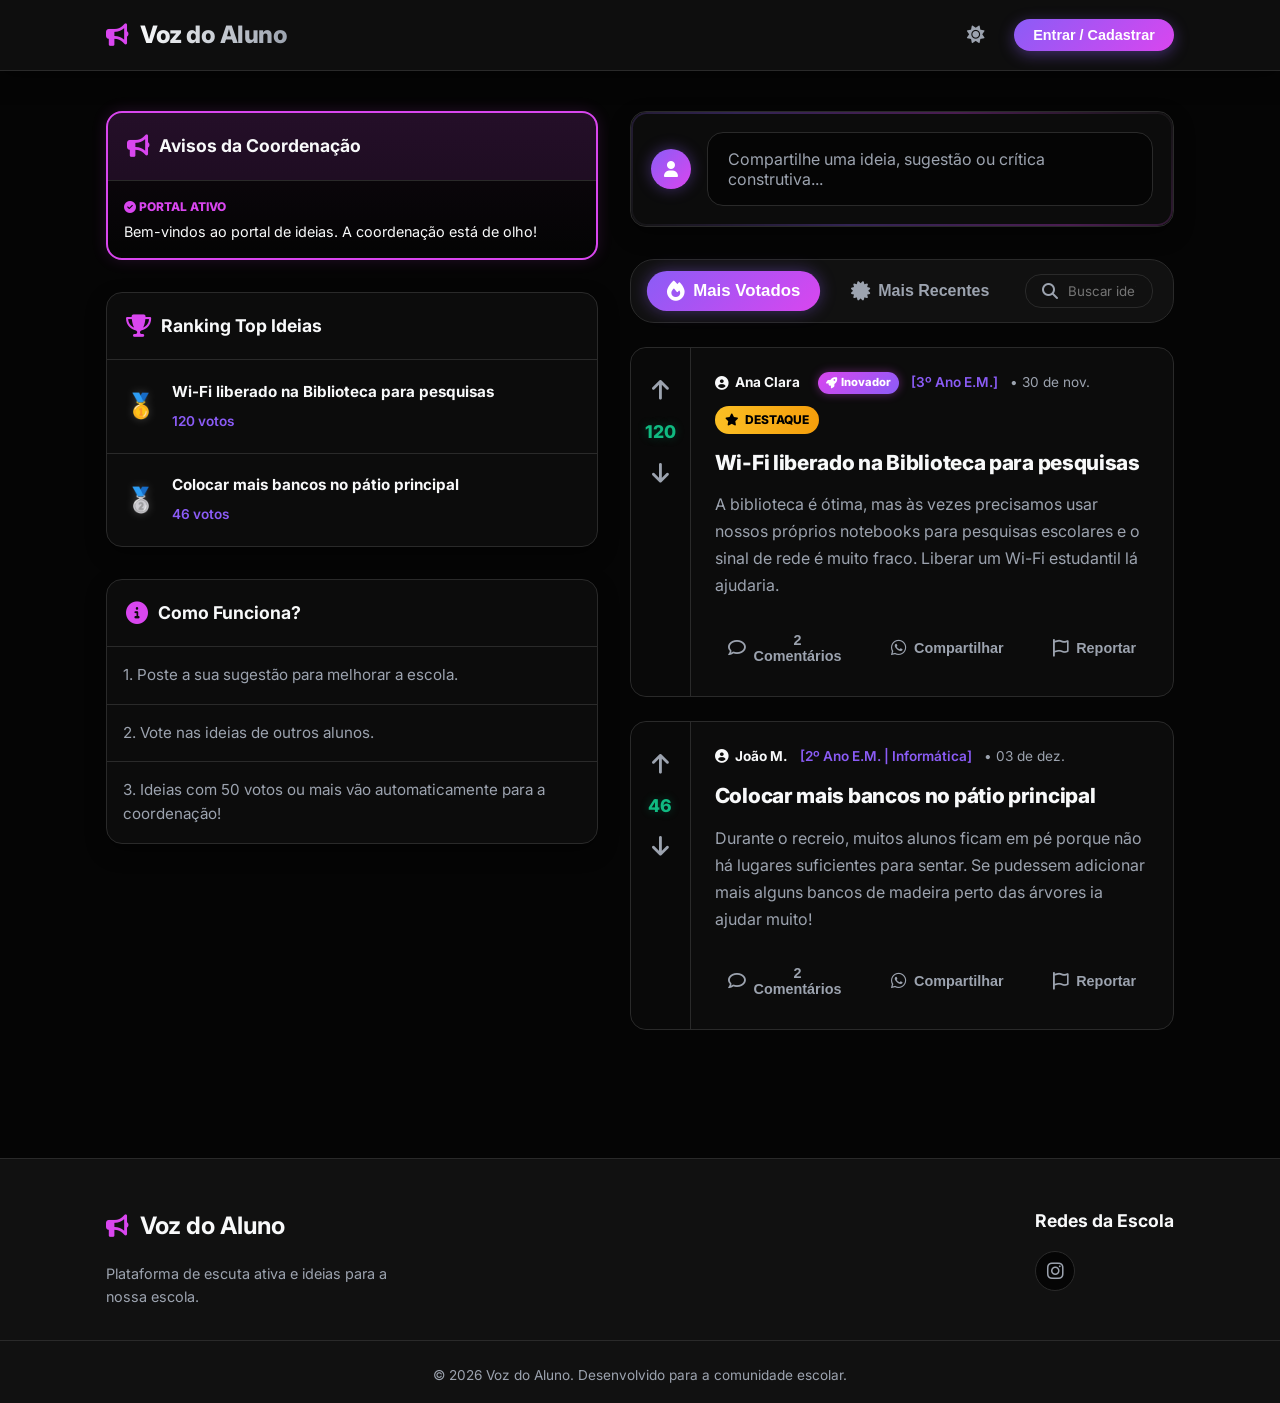
<file: index.html>
<!DOCTYPE html>
<html lang="pt-BR">
<head>
    <meta charset="UTF-8">
    <meta name="viewport" content="width=device-width, initial-scale=1.0">
    <title>Voz do Aluno - Compartilhe suas Ideias</title>
    <!-- Google Fonts -->
    <link rel="preconnect" href="https://fonts.googleapis.com">
    <link rel="preconnect" href="https://fonts.gstatic.com" crossorigin>
    <link href="https://fonts.googleapis.com/css2?family=Inter:wght@300;400;500;600;800&display=swap" rel="stylesheet">
    <!-- Font Awesome for Icons -->
    <link rel="stylesheet" href="https://cdnjs.cloudflare.com/ajax/libs/font-awesome/6.4.0/css/all.min.css">
    <!-- Main CSS -->
    <link rel="stylesheet" href="styles.css">
</head>
<body>
    <header class="navbar">
        <div class="container navbar-content">
            <div class="logo">
                <i class="fa-solid fa-bullhorn highlight-icon"></i>
                <h1>Voz do Aluno</h1>
            </div>
            
            <div style="display: flex; align-items: center; gap: 1rem;">
                <!-- Theme Toggle -->
                <button id="theme-toggle" class="action-btn" title="Alternar Tema" aria-label="Alternar tema claro e escuro" style="font-size: 1.25rem;">
                    <!-- Injected by JS: Moon if Light theme, Sun if Dark Theme -->
                </button>

                <div class="dropdown" id="notification-bell-container" style="display: none;">
                    <button class="action-btn" id="notification-btn" aria-label="Ver notificações" onclick="toggleNotificationDropdown(event)" style="font-size: 1.25rem; position: relative;">
                        <i class="fa-solid fa-bell"></i>
                        <span id="notification-badge" class="notification-badge" style="display: none;">0</span>
                    </button>
                    <div class="dropdown-content notification-dropdown" id="notification-dropdown">
                        <div class="notification-header">
                            <h4>Notificações</h4>
                            <button class="mark-read-btn" onclick="markAllNotificationsRead()"><i class="fa-solid fa-check-double"></i></button>
                        </div>
                        <ul id="notification-list" class="notification-list">
                            <!-- Populated via JS -->
                        </ul>
                    </div>
                </div>

                <div class="user-profile" id="user-profile-container">
                    <!-- Injected via JS -->
                </div>
            </div>
        </div>
    </header>

    <main class="container layout">
        <!-- Sidebar / Ranking -->
        <aside class="sidebar">
            <div class="card announcements-card">
                <h2 class="card-title announcements-title"><i class="fa-solid fa-bullhorn highlight-icon"></i> Avisos da Coordenação</h2>
                <ul id="announcements-list" class="announcements-list">
                    <!-- Populated via JS -->
                </ul>
            </div>

            <div class="card ranking-card">
                <h2 class="card-title"><i class="fa-solid fa-trophy highlight-icon"></i> Ranking Top Ideias</h2>
                <ul id="ranking-list" class="ranking-list">
                    <!-- Populated via JS -->
                </ul>
            </div>
            
            <div class="card info-card">
                <h2 class="card-title"><i class="fa-solid fa-circle-info highlight-icon"></i> Como Funciona?</h2>
                <p>1. Poste a sua sugestão para melhorar a escola.</p>
                <p>2. Vote nas ideias de outros alunos.</p>
                <p>3. Ideias com 50 votos ou mais vão automaticamente para a coordenação!</p>
            </div>
        </aside>

        <!-- Main Feed -->
        <section class="feed">
            <div class="create-post-card card">
                <div class="create-post-header">
                    <div class="avatar-small"><i class="fa-solid fa-user"></i></div>
                    <button class="mock-input" id="open-modal-btn">Compartilhe uma ideia, sugestão ou crítica construtiva...</button>
                </div>
            </div>

            <div class="feed-filters" style="display: flex; gap: 1rem; align-items: center; flex-wrap: wrap; justify-content: space-between;">
                <div style="display: flex; gap: 1rem; flex-wrap: wrap;">
                    <button class="filter-btn active" data-sort="hot"><i class="fa-solid fa-fire"></i> Mais Votados</button>
                    <button class="filter-btn" data-sort="new"><i class="fa-solid fa-certificate"></i> Mais Recentes</button>
                </div>
                <div class="search-bar" style="flex: 1; max-width: 300px; display: flex; align-items: center; background: var(--card-bg); border: 1px solid var(--border); border-radius: var(--radius-md); padding: 0.5rem 1rem;">
                    <i class="fa-solid fa-magnifying-glass" style="color: var(--text-muted); margin-right: 10px;"></i>
                    <input type="text" id="post-search" placeholder="Buscar ideias..." style="background: transparent; border: none; outline: none; color: var(--text-main); width: 100%; font-family: 'Inter', sans-serif;">
                </div>
            </div>

            <div id="posts-container" class="posts-container">
                <!-- Posts populated via JS -->
            </div>
            
            <div id="load-more-container" style="text-align: center; margin-bottom: 2rem; display: none;">
                <button id="load-more-btn" class="btn btn-outline" style="margin: 0 auto; padding: 0.8rem 2rem;">Carregar mais ideias <i class="fa-solid fa-chevron-down"></i></button>
            </div>
        </section>
    </main>

    <!-- Site Footer -->
    <footer class="site-footer">
        <div class="container footer-content">
            <div class="footer-brand">
                <div class="logo">
                    <i class="fa-solid fa-bullhorn highlight-icon"></i>
                    <h2>Voz do Aluno</h2>
                </div>
                <p>Plataforma de escuta ativa e ideias para a nossa escola.</p>
            </div>
            
            <div class="footer-links">
                <h3>Redes da Escola</h3>
                <div class="social-icons">
                    <a href="https://www.instagram.com/carlos_de_moraes_andrade?igsh=M3lmZXlzZTBlYml2" target="_blank" class="social-link" title="Instagram da Escola"><i class="fa-brands fa-instagram"></i></a>
                    <!-- Deixado para uso futuro caso a escola crie perfis oficiais -->
                    <!-- <a href="#" target="_blank" class="social-link" title="Facebook da Escola"><i class="fa-brands fa-facebook-f"></i></a> -->
                    <!-- <a href="#" target="_blank" class="social-link" title="YouTube da Escola"><i class="fa-brands fa-youtube"></i></a> -->
                </div>
            </div>
        </div>
        <div class="footer-bottom">
            <p>&copy; 2026 Voz do Aluno. Desenvolvido para a comunidade escolar.</p>
        </div>
    </footer>

    <!-- Post Creation Modal -->
    <div id="post-modal" class="modal-overlay">
        <div class="modal">
            <div class="modal-header">
                <h2 id="post-modal-title">Criar nova postagem</h2>
                <button class="close-btn" id="close-modal-btn" aria-label="Fechar modal"><i class="fa-solid fa-xmark"></i></button>
            </div>
            <div class="modal-body">
                <form id="create-post-form">
                    <div class="form-group">
                        <label for="post-title">Título da sugestão</label>
                        <input type="text" id="post-title" placeholder="Ex: Melhoria na internet da biblioteca..." required minlength="5" maxlength="100">
                    </div>
                    <div class="form-group">
                        <label for="post-desc">Descrição detalhada</label>
                        <textarea id="post-desc" rows="5" placeholder="Explique mais sobre sua ideia ou sugestão..." required minlength="10" maxlength="1000"></textarea>
                    </div>

                    <div class="form-group" style="display: flex; align-items: center; gap: 10px; margin-top: 0.5rem; margin-bottom: 1.5rem; padding: 10px; background: rgba(0,0,0,0.1); border-radius: var(--radius-sm);">
                        <input type="checkbox" id="post-anonymous" style="width: 18px; height: 18px; cursor: pointer; accent-color: var(--highlight);">
                        <label for="post-anonymous" style="margin: 0; font-weight: normal; cursor: pointer; font-size: 0.9rem;">Postar de forma anônima (oculta seu nome para outros alunos)</label>
                    </div>

                    <div class="form-actions">
                        <button type="button" class="btn btn-outline" id="cancel-post-btn">Cancelar</button>
                        <button type="submit" class="btn btn-primary">Publicar Ideia</button>
                    </div>
                </form>
            </div>
        </div>
    </div>

    <!-- Auth Modal (Simulated Login/Register) -->
    <div id="auth-modal" class="modal-overlay">
        <div class="modal auth-modal-box">
            <div class="modal-header auth-tabs" style="position: relative;">
                <button class="tab-btn active" data-tab="login">Entrar</button>
                <button class="tab-btn" data-tab="register">Cadastrar</button>
                <button class="close-btn" id="close-auth-btn" aria-label="Fechar" style="position: absolute; right: 1rem; top: 1rem; z-index: 10;"><i class="fa-solid fa-xmark"></i></button>
            </div>
            <div class="modal-body auth-body">
                
                <!-- Login Form -->
                <form id="login-form" class="auth-form active">
                    <div class="form-group">
                        <label for="login-email">E-mail Institucional</label>
                        <input type="email" id="login-email" placeholder="Ex: 0000111888sp@aluno.educacao.sp.gov.br" required>
                    </div>
                    <div class="form-group">
                        <label for="login-password">Senha</label>
                        <div class="password-wrapper" style="position: relative;">
                            <input type="password" id="login-password" placeholder="••••••••" required style="width: 100%;">
                            <button type="button" class="password-toggle" onclick="togglePasswordVisibility('login-password')" aria-label="Mostrar senha" style="position: absolute; right: 15px; top: 50%; transform: translateY(-50%); background: none; border: none; color: var(--text-muted); cursor: pointer; padding: 5px;"><i class="fa-solid fa-eye"></i></button>
                        </div>
                    </div>
                    <div class="form-actions" style="margin-top: 2rem;">
                        <button type="submit" class="btn btn-primary" style="width: 100%; justify-content: center;">Entrar na Plataforma</button>
                    </div>
                </form>

                <!-- Register Form -->
                <form id="register-form" class="auth-form">
                    <div class="form-row">
                        <div class="form-group" style="flex: 1;">
                            <label for="reg-name">Nome Completo</label>
                            <input type="text" id="reg-name" placeholder="Ex: Lucas Silva" required>
                        </div>
                    </div>
                    <div class="form-group">
                        <label for="reg-email">E-mail Institucional</label>
                        <input type="email" id="reg-email" placeholder="Ex: 0000111888sp@aluno.educacao.sp.gov.br" required>
                    </div>
                    
                    <div class="form-row">
                        <div class="form-group" style="flex: 1;">
                            <label for="reg-course">Curso Técnico</label>
                            <select id="reg-course" required>
                                <option value="" disabled selected>Selecione seu curso...</option>
                                <option value="Ensino Regular (Sem Curso)">Ensino Regular (Sem Curso)</option>
                                <option value="Informática">Informática</option>
                                <option value="Administração">Administração</option>
                                <option value="Enfermagem">Enfermagem</option>
                                <option value="Eletrotécnica">Eletrotécnica</option>
                                <option value="Mecânica">Mecânica</option>
                            </select>
                        </div>
                        <div class="form-group" style="flex: 1;">
                            <label for="reg-class">Turma / Ano</label>
                            <select id="reg-class" required>
                                <option value="" disabled selected>Selecione o ano...</option>
                                <optgroup label="Ensino Fundamental">
                                    <option value="6º Ano F.">6º Ano</option>
                                    <option value="7º Ano F.">7º Ano</option>
                                    <option value="8º Ano F.">8º Ano</option>
                                    <option value="9º Ano F.">9º Ano</option>
                                </optgroup>
                                <optgroup label="Ensino Médio">
                                    <option value="1º Ano E.M.">1º Ano E.M.</option>
                                    <option value="2º Ano E.M.">2º Ano E.M.</option>
                                    <option value="3º Ano E.M.">3º Ano E.M.</option>
                                </optgroup>
                            </select>
                        </div>
                    </div>

                    <div class="form-group">
                        <label for="reg-password">Senha Segura</label>
                        <div class="password-wrapper" style="position: relative;">
                            <input type="password" id="reg-password" placeholder="Mínimo 6 caracteres" required minlength="6" style="width: 100%;">
                            <button type="button" class="password-toggle" onclick="togglePasswordVisibility('reg-password')" aria-label="Mostrar senha" style="position: absolute; right: 15px; top: 50%; transform: translateY(-50%); background: none; border: none; color: var(--text-muted); cursor: pointer; padding: 5px;"><i class="fa-solid fa-eye"></i></button>
                        </div>
                    </div>
                    
                    <div class="form-actions" style="margin-top: 1.5rem;">
                        <button type="submit" class="btn btn-primary" style="width: 100%; justify-content: center;">Criar Conta</button>
                    </div>
                </form>

            </div>
        </div>
    </div>

    <!-- Email Verification Modal -->
    <div id="verification-modal" class="modal-overlay">
        <div class="modal auth-modal-box">
            <div class="modal-header">
                <h2>Verificação de E-mail</h2>
                <button class="close-btn" id="close-ver-btn" aria-label="Fechar"><i class="fa-solid fa-xmark"></i></button>
            </div>
            <div class="modal-body auth-body">
                <p style="margin-bottom: 2rem; color: var(--text-muted); text-align: center; font-size: 0.95rem;">
                    Enviamos um código de 6 dígitos para o seu e-mail institucional. Insira o código abaixo para confirmar sua conta.
                </p>
                <form id="verification-form">
                    <div class="form-group" style="text-align: center;">
                        <input type="text" id="ver-code" placeholder="000000" maxlength="6" style="font-size: 2.5rem; letter-spacing: 0.5rem; text-align: center; font-weight: 800;" required>
                    </div>
                    
                    <div class="form-actions" style="margin-top: 1.5rem; flex-direction: column; gap: 1rem;">
                        <button type="submit" class="btn btn-primary" style="width: 100%; justify-content: center;">Confirmar Código</button>
                        <button type="button" class="btn btn-outline" id="resend-code-btn" style="width: 100%; justify-content: center;" disabled>Reenviar código</button>
                    </div>
                </form>
            </div>
        </div>
    </div>

    <!-- Confirm Delete Modal -->
    <div id="confirm-delete-modal" class="modal-overlay">
        <div class="modal auth-modal-box" style="max-width: 400px !important;">
            <div class="modal-header">
                <h2>Excluir Postagem</h2>
                <button class="close-btn" onclick="closeDeleteModal()" aria-label="Fechar"><i class="fa-solid fa-xmark"></i></button>
            </div>
            <div class="modal-body auth-body" style="padding: 1.5rem !important;">
                <p style="margin-bottom: 1.5rem; color: var(--text-muted); font-size: 1rem;">
                    Tem certeza de que deseja excluir esta postagem? Esta ação não pode ser desfeita.
                </p>
                <div class="form-actions" style="margin-top: 0; justify-content: flex-end; gap: 1rem;">
                    <button class="btn btn-outline" onclick="closeDeleteModal()">Cancelar</button>
                    <button class="btn btn-primary" id="confirm-delete-btn" style="background: var(--downvote-color); box-shadow: none;">Excluir</button>
                </div>
            </div>
        </div>
    </div>

    <!-- Report Modal -->
    <div id="report-modal" class="modal-overlay">
        <div class="modal auth-modal-box" style="max-width: 450px !important;">
            <div class="modal-header">
                <h2>Denunciar Postagem</h2>
                <button class="close-btn" onclick="closeReportModal()" aria-label="Fechar"><i class="fa-solid fa-xmark"></i></button>
            </div>
            <div class="modal-body auth-body" style="padding: 1.5rem !important;">
                <form id="report-form">
                    <div class="form-group">
                        <label for="report-reason">Motivo da denúncia</label>
                        <textarea id="report-reason" rows="3" placeholder="Ex: palavreado ofensivo, spam, conteúdo irrelevante..." required maxlength="200"></textarea>
                    </div>
                    <div class="form-actions" style="margin-top: 1rem; justify-content: flex-end; gap: 1rem;">
                        <button type="button" class="btn btn-outline" onclick="closeReportModal()">Cancelar</button>
                        <button type="submit" class="btn btn-primary">Enviar Denúncia</button>
                    </div>
                </form>
            </div>
        </div>
    </div>

    <!-- Profile Modal -->
    <div id="profile-modal" class="modal-overlay">
        <div class="modal auth-modal-box" style="max-width: 500px !important;">
            <div class="modal-header">
                <h2>Meu Perfil</h2>
                <button class="close-btn" onclick="closeProfileModal()" aria-label="Fechar"><i class="fa-solid fa-xmark"></i></button>
            </div>
            <div class="modal-body auth-body" style="padding: 1.5rem !important;">
                
                <!-- Profile Stats -->
                <div class="profile-stats-container" style="display: flex; gap: 1rem; margin-bottom: 2rem;">
                    <div class="stat-box" style="flex: 1; background: var(--bg-color); border: 1px solid var(--border); border-radius: var(--radius-md); padding: 1rem; text-align: center;">
                        <i class="fa-solid fa-lightbulb" style="font-size: 1.5rem; color: var(--highlight); margin-bottom: 0.5rem;"></i>
                        <h3 id="profile-stat-ideas" style="font-size: 1.5rem; margin: 0;">0</h3>
                        <p style="font-size: 0.8rem; color: var(--text-muted); margin: 0;">Ideias Criadas</p>
                    </div>
                    <div class="stat-box" style="flex: 1; background: var(--bg-color); border: 1px solid var(--border); border-radius: var(--radius-md); padding: 1rem; text-align: center;">
                        <i class="fa-solid fa-arrow-up" style="font-size: 1.5rem; color: var(--upvote-color); margin-bottom: 0.5rem;"></i>
                        <h3 id="profile-stat-votes" style="font-size: 1.5rem; margin: 0;">0</h3>
                        <p style="font-size: 0.8rem; color: var(--text-muted); margin: 0;">Votos Recebidos</p>
                    </div>
                </div>

                <form id="profile-form">
                    <div class="form-group">
                        <label for="profile-name">Nome de Exibição</label>
                        <input type="text" id="profile-name" required maxlength="50">
                    </div>
                    <div class="form-group">
                        <label>E-mail Institucional</label>
                        <input type="text" id="profile-email" disabled style="opacity: 0.7; cursor: not-allowed;">
                    </div>
                    <div class="form-group">
                        <label>Curso / Turma</label>
                        <input type="text" id="profile-course" disabled style="opacity: 0.7; cursor: not-allowed;">
                    </div>
                    <div class="form-actions" style="margin-top: 1rem; justify-content: flex-end; gap: 1rem;">
                        <button type="button" class="btn btn-outline" onclick="closeProfileModal()">Cancelar</button>
                        <button type="submit" class="btn btn-primary">Salvar Alterações</button>
                    </div>
                </form>
            </div>
        </div>
    </div>

    <!-- Notification Toast -->
    <div id="toast-container" class="toast-container"></div>

    <!-- Scripts -->
    <script src="script.js"></script>
</body>
</html>
</file>
<file: styles.css>
:root {
    /* Pure Black & White Theme (Dark Default) */
    --bg-color: #050505;
    --card-bg: #111111;
    --text-main: #f8f9fa;
    --text-muted: #9ca3af;
    --border: #2a2a2a;
    --border-hover: #444444;

    /* Colorful Accents (Neon vibes for contrast) */
    --primary-medium: #8b5cf6; /* Vibrant Purple */
    --primary-light: rgba(139, 92, 246, 0.15);
    --highlight: #d946ef; /* Fuchsia */
    --upvote-color: #10b981; /* Emerald Green */
    --downvote-color: #ef4444; /* Neon Red */
    
    --gold: #fcd34d;
    --silver: #e5e7eb;
    --bronze: #d97706;

    /* Shadows & Glows */
    --shadow-sm: 0 4px 12px rgba(0,0,0,0.6);
    --shadow-md: 0 10px 25px rgba(0,0,0,0.8);
    --glow-primary: 0 0 15px rgba(139, 92, 246, 0.4);
    --glow-upvote: 0 0 15px rgba(16, 185, 129, 0.4);
    
    /* Radii */
    --radius-sm: 8px;
    --radius-md: 16px;
    --radius-lg: 24px;
    --radius-full: 9999px;
    
    /* Input adjustments */
    --input-bg: rgba(255,255,255,0.03);
}

/* Light Theme Variables */
:root[data-theme="light"] {
    --bg-color: #f1f5f9;
    --card-bg: #ffffff;
    --text-main: #0f172a;
    --text-muted: #64748b;
    --border: #cbd5e1;
    --border-hover: #94a3b8;

    --primary-medium: #7c3aed; /* Darker Purple for better contrast */
    --primary-light: rgba(124, 58, 237, 0.1);
    --highlight: #c026d3; 

    --shadow-sm: 0 4px 12px rgba(0,0,0,0.06);
    --shadow-md: 0 10px 25px rgba(0,0,0,0.12);
    
    --input-bg: #ffffff;
}

/* Override overrides for Light Theme Backgrounds */
:root[data-theme="light"] .navbar {
    background-color: rgba(255, 255, 255, 0.85);
}
:root[data-theme="light"] .modal-overlay {
    background-color: rgba(255, 255, 255, 0.85);
}
:root[data-theme="light"] select, 
:root[data-theme="light"] .form-group input, 
:root[data-theme="light"] .form-group textarea {
    background-color: var(--input-bg);
    color: var(--text-main);
}
:root[data-theme="light"] .post-vote-col {
    background-color: rgba(0,0,0,0.02);
}
:root[data-theme="light"] select option, 
:root[data-theme="light"] select optgroup {
    background-color: var(--card-bg);
    color: var(--text-main);
}
:root[data-theme="light"] .mock-input {
    background-color: #f8fafc;
}
:root[data-theme="light"] .mock-input:hover {
    background-color: #ffffff;
}
:root[data-theme="light"] .tab-btn.active {
    background-color: rgba(124, 58, 237, 0.05);
}

* {
    box-sizing: border-box;
    margin: 0;
    padding: 0;
}

body {
    font-family: 'Inter', sans-serif;
    background-color: var(--bg-color);
    color: var(--text-main);
    line-height: 1.6;
    overflow-x: hidden;
    transition: background-color 0.3s, color 0.3s;
}

/* Animations Core */
@keyframes popIn {
    0% { transform: scale(0.9); opacity: 0; }
    100% { transform: scale(1); opacity: 1; }
}

@keyframes pulseGlow {
    0% { box-shadow: 0 0 5px var(--primary-medium); }
    50% { box-shadow: 0 0 20px var(--primary-medium); }
    100% { box-shadow: 0 0 5px var(--primary-medium); }
}

@keyframes floatAction {
    0% { transform: translateY(0px); }
    50% { transform: translateY(-5px); }
    100% { transform: translateY(0px); }
}

/* Navbar */
.navbar {
    background-color: rgba(17, 17, 17, 0.85);
    backdrop-filter: blur(12px);
    border-bottom: 1px solid var(--border);
    position: sticky;
    top: 0;
    z-index: 40;
    box-shadow: 0 4px 20px rgba(0,0,0,0.5);
    transition: background-color 0.3s, border-color 0.3s;
}

.navbar-content {
    display: flex;
    justify-content: space-between;
    align-items: center;
    height: 70px;
}

.logo {
    display: flex;
    align-items: center;
    gap: 12px;
    color: var(--text-main);
}

.logo h1 {
    font-size: 1.5rem;
    font-weight: 800;
    letter-spacing: -0.5px;
    background: linear-gradient(to right, var(--text-main), var(--text-muted));
    -webkit-background-clip: text;
    -webkit-text-fill-color: transparent;
}

.highlight-icon {
    color: var(--highlight);
    font-size: 1.4rem;
}

.user-profile {
    display: flex;
    align-items: center;
    gap: 12px;
    font-size: 0.95rem;
    color: var(--text-muted);
}

.avatar {
    width: 38px;
    height: 38px;
    background: linear-gradient(135deg, var(--primary-medium), var(--highlight));
    color: white;
    border-radius: var(--radius-full);
    display: flex;
    align-items: center;
    justify-content: center;
    box-shadow: var(--glow-primary);
}
.avatar-small {
    width: 40px;
    height: 40px;
    background: linear-gradient(135deg, var(--primary-medium), var(--highlight));
    color: white;
    border-radius: var(--radius-full);
    display: flex;
    align-items: center;
    justify-content: center;
    flex-shrink: 0;
    box-shadow: var(--glow-primary);
}

/* Layout */
.container {
    max-width: 1100px;
    margin: 0 auto;
    padding: 0 1rem;
}

.layout {
    display: grid;
    grid-template-columns: 3fr 1fr;
    gap: 2rem;
    margin-top: 2.5rem;
    align-items: start;
    animation: popIn 0.6s cubic-bezier(0.16, 1, 0.3, 1) forwards;
}

@media (max-width: 768px) {
    .layout {
        grid-template-columns: 1fr;
    }
    .sidebar {
        order: 2;
    }
}

/* Cards */
.card {
    background-color: rgba(17, 17, 17, 0.7);
    backdrop-filter: blur(15px);
    -webkit-backdrop-filter: blur(15px);
    border: 1px solid var(--border);
    border-radius: var(--radius-md);
    box-shadow: 0 8px 20px rgba(0,0,0,0.4);
    transition: all 0.4s cubic-bezier(0.175, 0.885, 0.32, 1.275);
    overflow: hidden;
}

:root[data-theme="light"] .card {
    background-color: rgba(255, 255, 255, 0.85);
    box-shadow: 0 8px 20px rgba(0,0,0,0.05);
}

.card:hover {
    border-color: var(--primary-medium);
    box-shadow: 0 15px 35px rgba(139, 92, 246, 0.15);
    transform: translateY(-4px) scale(1.01);
}

.card-title {
    font-size: 1.1rem;
    font-weight: 700;
    padding: 1.2rem;
    border-bottom: 1px solid var(--border);
    display: flex;
    align-items: center;
    gap: 10px;
}

/* Sidebar Components */
.sidebar {
    display: flex;
    flex-direction: column;
    gap: 2rem;
}

.ranking-list {
    list-style: none;
    padding: 0;
}
.ranking-item {
    display: flex;
    align-items: center;
    padding: 1.2rem;
    border-bottom: 1px solid var(--border);
    gap: 16px;
    transition: all 0.3s ease;
}
.ranking-item:hover {
    background-color: var(--primary-light);
    padding-left: 1.5rem;
    border-left: 3px solid var(--primary-medium);
}
.ranking-item:last-child {
    border-bottom: none;
}
.rank-badge {
    font-size: 1.5rem;
    font-weight: 800;
    width: 30px;
    text-align: center;
    filter: drop-shadow(0 0 5px rgba(255, 255, 255, 0.2));
}
.rank-badge.rank-1 { color: var(--gold); }
.rank-badge.rank-2 { color: var(--silver); }
.rank-badge.rank-3 { color: var(--bronze); }

.ranking-details h4 {
    font-size: 0.95rem;
    margin: 0 0 4px 0;
    color: var(--text-main);
    display: -webkit-box;
    -webkit-line-clamp: 2;
    line-clamp: 2;
    -webkit-box-orient: vertical;
    overflow: hidden;
}
.ranking-details span {
    font-size: 0.85rem;
    color: var(--primary-medium);
    font-weight: 600;
}

.info-card p {
    padding: 1rem;
    font-size: 0.95rem;
    color: var(--text-muted);
    border-bottom: 1px solid var(--border);
}
.info-card p:last-child {
    border-bottom: none;
}

/* Create Post Area */
.create-post-card {
    padding: 1.25rem;
    margin-bottom: 2rem;
    position: relative;
    border: 1px solid var(--border);
}
.create-post-card::before {
    content: '';
    position: absolute;
    top: 0; left: 0; right: 0; bottom: 0;
    border-radius: var(--radius-md);
    padding: 2px;
    background: linear-gradient(45deg, var(--border), var(--primary-medium), var(--highlight), var(--border));
    -webkit-mask: linear-gradient(#fff 0 0) content-box, linear-gradient(#fff 0 0);
    -webkit-mask-composite: xor;
    mask-composite: exclude;
    opacity: 0.3;
    transition: opacity 0.5s;
    pointer-events: none;
}
.create-post-card:hover::before {
    opacity: 1;
}

.create-post-header {
    display: flex;
    gap: 16px;
    align-items: center;
}
.mock-input {
    flex: 1;
    background-color: var(--bg-color);
    border: 1px solid var(--border);
    color: var(--text-muted);
    padding: 1rem 1.25rem;
    border-radius: var(--radius-md);
    text-align: left;
    cursor: pointer;
    transition: all 0.3s;
    font-family: inherit;
    font-size: 1rem;
}
.mock-input:hover {
    background-color: var(--primary-light);
    border-color: var(--primary-medium);
    box-shadow: var(--glow-primary);
}

/* Filters */
.feed-filters {
    display: flex;
    gap: 1rem;
    margin-bottom: 1.5rem;
    background-color: var(--card-bg);
    padding: 0.75rem 1.25rem;
    border-radius: var(--radius-lg);
    border: 1px solid var(--border);
}
.filter-btn {
    background: none;
    border: none;
    color: var(--text-muted);
    font-size: 1rem;
    font-weight: 700;
    cursor: pointer;
    display: flex;
    align-items: center;
    gap: 8px;
    padding: 0.6rem 1.2rem;
    border-radius: var(--radius-full);
    transition: all 0.3s;
}
.filter-btn i {
    font-size: 1.2rem;
}
.filter-btn:hover {
    background-color: var(--primary-light);
    color: var(--text-main);
}
.filter-btn.active {
    color: #fff;
    background: linear-gradient(135deg, var(--primary-medium), var(--highlight));
    box-shadow: var(--glow-primary);
    transform: scale(1.05);
}

/* Post Cards */
.posts-container {
    display: flex;
    flex-direction: column;
    gap: 1.5rem;
    padding-bottom: 4rem;
}

.post {
    display: flex;
    background-color: rgba(17, 17, 17, 0.7);
    backdrop-filter: blur(15px);
    -webkit-backdrop-filter: blur(15px);
    border: 1px solid var(--border);
    border-radius: var(--radius-md);
    transition: all 0.4s cubic-bezier(0.175, 0.885, 0.32, 1.275);
    animation: popIn 0.5s ease-out backwards;
}
:root[data-theme="light"] .post {
    background-color: rgba(255, 255, 255, 0.85);
}
.post:hover {
    border-color: var(--primary-medium);
    box-shadow: 0 15px 35px rgba(139, 92, 246, 0.15);
    transform: translateY(-4px) scale(1.01);
}

.post-vote-col {
    display: flex;
    flex-direction: column;
    align-items: center;
    padding: 1.5rem 0.75rem;
    background-color: rgba(0,0,0,0.3);
    border-right: 1px solid var(--border);
    width: 60px;
    border-radius: var(--radius-md) 0 0 var(--radius-md);
    transition: background-color 0.3s;
}

.vote-btn {
    background: none;
    border: none;
    cursor: pointer;
    font-size: 1.4rem;
    color: var(--text-muted);
    padding: 6px;
    border-radius: 6px;
    transition: all 0.3s cubic-bezier(0.68, -0.55, 0.265, 1.55);
}
.vote-btn:hover {
    background-color: rgba(124, 58, 237, 0.1);
    transform: scale(1.2);
}
.vote-btn:active {
    transform: scale(0.9);
}
.vote-btn.upvote:hover, .vote-btn.upvote.active { 
    color: var(--upvote-color); 
    filter: drop-shadow(0 0 8px var(--upvote-color));
}
.vote-btn.downvote:hover, .vote-btn.downvote.active { 
    color: var(--downvote-color); 
    filter: drop-shadow(0 0 8px var(--downvote-color));
}

.vote-count {
    font-weight: 800;
    font-size: 1.1rem;
    margin: 8px 0;
    transition: color 0.3s;
}
.vote-count.positive { color: var(--upvote-color); text-shadow: 0 0 10px rgba(16,185,129,0.3); }
.vote-count.negative { color: var(--downvote-color); text-shadow: 0 0 10px rgba(239,68,68,0.3); }

.post-content-col {
    padding: 1.5rem;
    flex: 1;
}

.post-meta {
    font-size: 0.85rem;
    color: var(--text-muted);
    margin-bottom: 0.75rem;
    display: flex;
    gap: 12px;
    align-items: center;
    flex-wrap: wrap;
}
.post-author {
    font-weight: 700;
    color: var(--text-main);
    display: flex;
    align-items: center;
    gap: 6px;
}
.post-highlight-badge {
    background: linear-gradient(90deg, #fbbf24, #f59e0b);
    color: #000;
    padding: 4px 10px;
    border-radius: var(--radius-full);
    font-weight: 800;
    font-size: 0.75rem;
    display: flex;
    align-items: center;
    gap: 6px;
    animation: pulseGlow 2s infinite;
}
.innovator-badge {
    background: linear-gradient(135deg, var(--highlight), var(--primary-medium));
    color: white;
    padding: 2px 8px;
    border-radius: var(--radius-full);
    font-weight: 800;
    font-size: 0.7rem;
    display: inline-flex;
    align-items: center;
    gap: 4px;
    box-shadow: 0 0 10px rgba(217, 70, 239, 0.4);
    margin-left: 6px;
    vertical-align: middle;
}

.post-title {
    font-size: 1.3rem;
    font-weight: 800;
    margin-bottom: 0.75rem;
    color: var(--text-main);
    letter-spacing: -0.3px;
}
.post-desc {
    font-size: 1rem;
    color: var(--text-muted);
    margin-bottom: 1.5rem;
    white-space: pre-line;
    line-height: 1.7;
}

.post-actions {
    display: flex;
    gap: 1.5rem;
}
.action-btn {
    background: none;
    border: none;
    color: var(--text-muted);
    font-weight: 700;
    font-size: 0.9rem;
    cursor: pointer;
    display: flex;
    align-items: center;
    gap: 8px;
    padding: 0.5rem 0.8rem;
    border-radius: var(--radius-sm);
    transition: all 0.2s;
}
.action-btn i {
    font-size: 1.1rem;
}
.action-btn:hover {
    background-color: var(--primary-light);
    color: var(--text-main);
    transform: translateY(-2px);
}

/* Auth Specifics & Tabs */
.auth-tabs {
    padding: 0;
    display: flex;
    border-bottom: 2px solid var(--border);
}
.tab-btn {
    flex: 1;
    background: none;
    border: none;
    padding: 1.5rem;
    font-size: 1.1rem;
    font-weight: 800;
    color: var(--text-muted);
    cursor: pointer;
    transition: all 0.3s;
    border-bottom: 2px solid transparent;
    margin-bottom: -2px;
}
.tab-btn:hover {
    color: var(--text-main);
}
.tab-btn.active {
    color: var(--highlight);
    border-bottom-color: var(--highlight);
    background-color: rgba(255,255,255,0.02);
}
.auth-form {
    display: none;
    animation: popIn 0.3s ease-out forwards;
}
.auth-form.active {
    display: block;
}
.form-row {
    display: flex;
    gap: 1rem;
}
@media (max-width: 600px) {
    .form-row { flex-direction: column; gap: 0; }
}
select {
    width: 100%;
    padding: 1rem;
    background-color: var(--input-bg);
    border: 1px solid var(--border);
    border-radius: var(--radius-md);
    color: var(--text-main);
    font-family: inherit;
    font-size: 1.05rem;
    cursor: pointer;
    transition: all 0.3s;
    appearance: none;
    background-image: url("data:image/svg+xml;charset=UTF-8,%3csvg xmlns='http://www.w3.org/2000/svg' viewBox='0 0 24 24' fill='none' stroke='%239ca3af' stroke-width='2' stroke-linecap='round' stroke-linejoin='round'%3e%3cpolyline points='6 9 12 15 18 9'%3e%3c/polyline%3e%3c/svg%3e");
    background-repeat: no-repeat;
    background-position: right 1rem center;
    background-size: 1em;
}
select:focus {
    outline: none;
    border-color: var(--highlight);
    box-shadow: var(--glow-primary);
}
select option, select optgroup {
    background-color: var(--card-bg);
    color: var(--text-main);
}
.auth-modal-box {
    max-width: 500px !important;
}
.auth-body {
    padding: 2.5rem 2rem !important;
}

/* Modals */
.modal-overlay {
    position: fixed;
    top: 0;
    left: 0;
    width: 100vw;
    height: 100vh;
    background-color: rgba(0, 0, 0, 0.85);
    backdrop-filter: blur(10px);
    display: flex;
    align-items: center;
    justify-content: center;
    z-index: 100;
    opacity: 0;
    pointer-events: none;
    transition: opacity 0.4s ease;
}
.modal-overlay.active {
    opacity: 1;
    pointer-events: auto;
}

.modal {
    background-color: rgba(17, 17, 17, 0.85);
    backdrop-filter: blur(20px);
    -webkit-backdrop-filter: blur(20px);
    width: 100%;
    max-width: 650px;
    border-radius: var(--radius-lg);
    box-shadow: 0 25px 60px rgba(0,0,0,0.8), 0 0 30px rgba(139, 92, 246, 0.2);
    transform: translateY(40px) scale(0.95);
    transition: all 0.4s cubic-bezier(0.34, 1.56, 0.64, 1);
    margin: 1rem;
    border: 1px solid rgba(139, 92, 246, 0.3);
    max-height: 90vh;
    overflow-y: auto;
}
:root[data-theme="light"] .modal {
    background-color: rgba(255, 255, 255, 0.9);
}
.modal-overlay.active .modal {
    transform: translateY(0) scale(1);
}

.modal-header {
    display: flex;
    justify-content: space-between;
    align-items: center;
    padding: 1.5rem 2rem;
    border-bottom: 1px solid var(--border);
}
.modal-header h2 {
    font-size: 1.5rem;
    color: var(--text-main);
    font-weight: 800;
}
.close-btn {
    background: var(--input-bg);
    border: none;
    width: 40px;
    height: 40px;
    border-radius: var(--radius-full);
    font-size: 1.25rem;
    color: var(--text-muted);
    cursor: pointer;
    transition: all 0.3s;
}
.close-btn:hover {
    background-color: rgba(239, 68, 68, 0.2);
    color: var(--downvote-color);
    transform: rotate(90deg);
}

.modal-body {
    padding: 2rem;
}

.form-group {
    margin-bottom: 1.5rem;
    display: flex;
    flex-direction: column;
    gap: 8px;
}
.form-group label {
    font-weight: 700;
    font-size: 0.95rem;
    color: var(--text-main);
}
.form-group input, .form-group textarea {
    width: 100%;
    padding: 1rem;
    background-color: var(--input-bg);
    border: 1px solid var(--border);
    border-radius: var(--radius-md);
    color: var(--text-main);
    font-family: inherit;
    font-size: 1.05rem;
    transition: all 0.3s;
}
.form-group input::placeholder, .form-group textarea::placeholder {
    color: #6b7280;
}
.form-group input:focus, .form-group textarea:focus {
    outline: none;
    border-color: var(--primary-medium);
    box-shadow: var(--glow-primary);
}

.form-actions {
    display: flex;
    justify-content: flex-end;
    gap: 1.5rem;
    margin-top: 2rem;
}

.btn {
    padding: 0.8rem 1.75rem;
    border-radius: var(--radius-full);
    font-weight: 800;
    font-size: 1rem;
    cursor: pointer;
    transition: all 0.3s cubic-bezier(0.175, 0.885, 0.32, 1.275);
    border: none;
    display: flex;
    align-items: center;
    gap: 8px;
}
.btn-primary {
    background: linear-gradient(135deg, var(--primary-medium), var(--highlight));
    color: white;
    box-shadow: 0 4px 15px rgba(139, 92, 246, 0.4);
}
.btn-primary:hover {
    transform: translateY(-3px) scale(1.05);
    box-shadow: 0 8px 25px rgba(139, 92, 246, 0.6);
}
.btn-outline {
    background-color: transparent;
    border: 2px solid var(--border);
    color: var(--text-muted);
}
.btn-outline:hover {
    background-color: var(--primary-light);
    color: var(--text-main);
    border-color: var(--primary-medium);
}

/* Toast Notification */
.toast-container {
    position: fixed;
    bottom: 30px;
    right: 30px;
    display: flex;
    flex-direction: column;
    gap: 16px;
    z-index: 1000;
}
.toast {
    background: linear-gradient(135deg, #111, #222);
    border: 1px solid var(--primary-medium);
    color: white;
    padding: 1.25rem 1.5rem;
    border-radius: var(--radius-lg);
    box-shadow: 0 15px 30px rgba(0,0,0,0.8), inset 0 0 15px rgba(139, 92, 246, 0.2);
    display: flex;
    align-items: center;
    gap: 16px;
    min-width: 320px;
    max-width: 450px;
    animation: slideInRight 0.5s cubic-bezier(0.175, 0.885, 0.32, 1.275) forwards;
}
.toast.hide {
    animation: fadeOutRight 0.4s ease-in forwards;
}
.toast-icon {
    font-size: 2rem;
    color: var(--gold);
    animation: floatAction 2s infinite;
}
.toast-content h4 {
    margin: 0 0 6px 0;
    font-size: 1.1rem;
    font-weight: 800;
    color: var(--highlight);
}
.toast-content p {
    margin: 0;
    font-size: 0.95rem;
    color: #e2e8f0;
    line-height: 1.5;
}

/* Teacher Badge Styles */
.teacher-badge {
    background: linear-gradient(135deg, #3b82f6, #8b5cf6);
    color: white;
    padding: 2px 8px;
    border-radius: var(--radius-sm);
    font-size: 0.75rem;
    font-weight: 800;
    display: inline-flex;
    align-items: center;
    gap: 4px;
    box-shadow: 0 0 10px rgba(59, 130, 246, 0.4);
    letter-spacing: 0.5px;
}
.teacher-badge-small {
    background: linear-gradient(135deg, #3b82f6, #8b5cf6);
    color: white;
    padding: 1px 6px;
    border-radius: 4px;
    font-size: 0.65rem;
    font-weight: 800;
    display: inline-flex;
    align-items: center;
    gap: 3px;
    margin-left: 6px;
    vertical-align: middle;
}

@keyframes slideInRight {
    from { transform: translateX(120%) scale(0.9); opacity: 0; }
    to { transform: translateX(0) scale(1); opacity: 1; }
}
@keyframes fadeOutRight {
    from { transform: translateX(0) scale(1); opacity: 1; }
    to { transform: translateX(120%) scale(0.9); opacity: 0; }
}

/* Dropdowns */
.dropdown {
    position: relative;
    display: inline-block;
}
.dropdown-content {
    display: none;
    position: absolute;
    right: 0;
    top: 100%;
    margin-top: 8px;
    background-color: var(--card-bg);
    min-width: 160px;
    box-shadow: var(--shadow-md);
    border: 1px solid var(--border);
    border-radius: var(--radius-sm);
    z-index: 50;
    overflow: hidden;
    animation: popIn 0.2s ease-out forwards;
}
.dropdown-content.show {
    display: block;
}
.dropdown-item {
    padding: 12px 16px;
    text-decoration: none;
    display: flex;
    align-items: center;
    gap: 10px;
    color: var(--text-main);
    background: none;
    border: none;
    width: 100%;
    text-align: left;
    font-size: 0.9rem;
    font-family: inherit;
    font-weight: 600;
    cursor: pointer;
    transition: background-color 0.2s;
}
.dropdown-item:hover {
    background-color: var(--primary-light);
}
.profile-dropdown {
    min-width: 200px;
}



/* Comments Section */
.comments-section {
    margin-top: 1.5rem;
    padding-top: 1.5rem;
    border-top: 1px dashed var(--border);
    animation: popIn 0.3s ease-out;
}
.comments-header {
    display: flex;
    justify-content: space-between;
    align-items: center;
    margin-bottom: 1rem;
}
.comments-header select {
    width: auto;
    padding: 0.5rem 2rem 0.5rem 1rem;
    font-size: 0.85rem;
    border-radius: var(--radius-full);
}
.comment-form {
    display: flex;
    gap: 10px;
    margin-bottom: 1.5rem;
}
.comment-form input {
    flex: 1;
    background-color: var(--input-bg);
    border: 1px solid var(--border);
    color: var(--text-main);
    padding: 0.8rem 1rem;
    border-radius: var(--radius-full);
    font-family: inherit;
    font-size: 0.95rem;
    transition: border-color 0.3s;
}
.comment-form input:focus {
    outline: none;
    border-color: var(--primary-medium);
}
.comment-node {
    display: flex;
    gap: 12px;
    margin-bottom: 1rem;
}
.comment-avatar {
    width: 32px;
    height: 32px;
    border-radius: var(--radius-full);
    background: var(--border);
    display: flex;
    align-items: center;
    justify-content: center;
    font-size: 0.8rem;
    color: var(--text-muted);
    flex-shrink: 0;
}
.comment-body {
    background-color: rgba(255,255,255,0.02);
    border: 1px solid var(--border);
    padding: 12px;
    border-radius: 0 var(--radius-md) var(--radius-md) var(--radius-md);
    flex: 1;
}
.comment-body.pinned {
    border-color: var(--highlight);
    background-color: var(--primary-light);
    box-shadow: var(--glow-primary);
}
.comment-author-row {
    display: flex;
    justify-content: space-between;
    align-items: center;
    margin-bottom: 4px;
}
.comment-author {
    font-weight: 700;
    font-size: 0.9rem;
    color: var(--text-main);
}
.comment-date {
    font-size: 0.75rem;
    color: var(--text-muted);
}
.comment-text {
    font-size: 0.9rem;
    color: var(--text-main);
    line-height: 1.5;
}
.pinned-badge {
    color: var(--highlight);
    font-size: 0.75rem;
    font-weight: 800;
    margin-left: 8px;
    display: inline-flex;
    align-items: center;
    gap: 4px;
}
.comment-actions {
    display: flex;
    gap: 12px;
    margin-top: 8px;
}
.comment-action-btn {
    background: none;
    border: none;
    color: var(--text-muted);
    font-size: 0.8rem;
    font-weight: 600;
    cursor: pointer;
    transition: color 0.2s;
}
.comment-action-btn:hover {
    color: var(--primary-medium);
}

/* Notifications */
.notification-badge {
    position: absolute;
    top: 4px;
    right: 4px;
    background-color: var(--downvote-color);
    color: white;
    font-size: 0.65rem;
    font-weight: 800;
    width: 16px;
    height: 16px;
    display: flex;
    align-items: center;
    justify-content: center;
    border-radius: var(--radius-full);
    border: 2px solid var(--card-bg);
}
.notification-dropdown {
    width: 320px;
    max-height: 400px;
    overflow-y: auto;
    right: -10px;
    top: calc(100% + 15px);
}
.notification-header {
    padding: 1rem;
    display: flex;
    justify-content: space-between;
    align-items: center;
    border-bottom: 1px solid var(--border);
    background-color: var(--card-bg);
    position: sticky;
    top: 0;
    z-index: 2;
}
.notification-header h4 {
    margin: 0;
    font-size: 1rem;
    color: var(--text-main);
}
.mark-read-btn {
    background: none;
    border: none;
    color: var(--primary-medium);
    cursor: pointer;
    font-size: 0.9rem;
}
.notification-list {
    list-style: none;
    padding: 0;
    margin: 0;
}
.notification-item {
    padding: 1rem;
    border-bottom: 1px solid var(--border);
    display: flex;
    gap: 12px;
    transition: background-color 0.2s;
    cursor: pointer;
    position: relative;
}
.notification-item.unread {
    background-color: var(--primary-light);
}
.notification-item.unread::before {
    content: '';
    position: absolute;
    left: 4px;
    top: 50%;
    transform: translateY(-50%);
    width: 6px;
    height: 6px;
    background-color: var(--highlight);
    border-radius: 50%;
}
.notification-item:hover {
    background-color: rgba(255, 255, 255, 0.05);
}
:root[data-theme="light"] .notification-item:hover {
    background-color: rgba(0, 0, 0, 0.03);
}
.notification-icon {
    font-size: 1.25rem;
    color: var(--primary-medium);
    margin-top: 4px;
}
.notification-content p {
    margin: 0 0 4px 0;
    font-size: 0.85rem;
    color: var(--text-main);
    line-height: 1.4;
}
.notification-content span {
    font-size: 0.75rem;
    color: var(--text-muted);
}

/* Announcements Card */
.announcements-card {
    border: 2px solid var(--highlight);
    box-shadow: 0 0 15px rgba(217, 70, 239, 0.15);
    background: linear-gradient(180deg, rgba(217, 70, 239, 0.05) 0%, transparent 100%);
}
.announcements-title {
    background-color: rgba(217, 70, 239, 0.1);
}
.announcements-list {
    list-style: none;
    padding: 0;
}
.announcement-item {
    padding: 1rem;
    border-bottom: 1px dashed var(--border);
    display: flex;
    flex-direction: column;
    gap: 6px;
}
.announcement-item:last-child {
    border-bottom: none;
}
.announcement-header {
    display: flex;
    justify-content: space-between;
    align-items: center;
    font-size: 0.75rem;
    font-weight: 800;
    text-transform: uppercase;
}
.announcement-type-official {
    color: var(--highlight);
}
.announcement-type-milestone {
    color: var(--gold);
}
.announcement-text {
    font-size: 0.9rem;
    color: var(--text-main);
    line-height: 1.4;
}

/* Password Toggle Hover */
.password-toggle:hover {
    color: var(--primary-medium) !important;
    transform: translateY(-50%) scale(1.1) !important;
}
.password-toggle {
    transition: all 0.2s ease;
}

/* Empty State */
.empty-state {
    display: flex;
    flex-direction: column;
    align-items: center;
    justify-content: center;
    padding: 4rem 2rem;
    text-align: center;
    background-color: rgba(17, 17, 17, 0.4);
    border-radius: var(--radius-lg);
    border: 1px dashed var(--border);
    animation: popIn 0.5s ease-out;
}
:root[data-theme="light"] .empty-state {
    background-color: rgba(255, 255, 255, 0.5);
}
.empty-state-icon {
    font-size: 4rem;
    color: var(--border-hover);
    margin-bottom: 1.5rem;
    animation: floatAction 4s infinite ease-in-out;
}
.empty-state h3 {
    font-size: 1.5rem;
    color: var(--text-main);
    margin-bottom: 0.5rem;
}
.empty-state p {
    color: var(--text-muted);
    font-size: 1rem;
}

/* Status Badges */
.status-badge {
    padding: 4px 10px;
    border-radius: var(--radius-full);
    font-weight: 800;
    font-size: 0.75rem;
    display: inline-flex;
    align-items: center;
    gap: 6px;
    text-transform: uppercase;
    margin-left: 8px;
}
.status-analysis {
    background-color: rgba(251, 191, 36, 0.2);
    color: #fbbf24;
    border: 1px solid rgba(251, 191, 36, 0.4);
}
.status-approved {
    background-color: rgba(16, 185, 129, 0.2);
    color: var(--upvote-color);
    border: 1px solid rgba(16, 185, 129, 0.4);
}
.status-rejected {
    background-color: rgba(239, 68, 68, 0.2);
    color: var(--downvote-color);
    border: 1px solid rgba(239, 68, 68, 0.4);
}
.status-done {
    background-color: rgba(59, 130, 246, 0.2);
    color: #3b82f6;
    border: 1px solid rgba(59, 130, 246, 0.4);
}

/* Admin Search Input */
.admin-search-input {
    width: 100%;
    padding: 0.8rem 1rem;
    background-color: var(--input-bg);
    border: 1px solid var(--border);
    border-radius: var(--radius-md);
    color: var(--text-main);
    font-family: inherit;
    font-size: 1rem;
    margin-bottom: 1.5rem;
    transition: all 0.3s;
}
.admin-search-input:focus {
    outline: none;
    border-color: var(--primary-medium);
    box-shadow: var(--glow-primary);
}

/* Site Footer */
.site-footer {
    background-color: var(--card-bg);
    border-top: 1px solid var(--border);
    padding: 3rem 0 1rem;
    margin-top: 4rem;
}
.footer-content {
    display: flex;
    justify-content: space-between;
    flex-wrap: wrap;
    gap: 2rem;
    margin-bottom: 2rem;
}
.footer-brand {
    max-width: 300px;
}
.footer-brand p {
    color: var(--text-muted);
    font-size: 0.9rem;
    margin-top: 1rem;
}
.footer-links h3 {
    color: var(--text-main);
    font-size: 1.1rem;
    margin-bottom: 1rem;
}
.social-icons {
    display: flex;
    gap: 1rem;
}
.social-link {
    display: flex;
    align-items: center;
    justify-content: center;
    width: 40px;
    height: 40px;
    border-radius: var(--radius-full);
    background-color: var(--bg-color);
    color: var(--text-muted);
    font-size: 1.2rem;
    text-decoration: none;
    transition: all 0.3s ease;
    border: 1px solid var(--border);
}
.social-link:hover {
    color: white;
    background: linear-gradient(135deg, var(--primary-medium), var(--highlight));
    border-color: transparent;
    transform: translateY(-3px);
    box-shadow: var(--glow-primary);
}
.footer-bottom {
    text-align: center;
    padding-top: 1.5rem;
    border-top: 1px solid var(--border);
    color: var(--text-muted);
    font-size: 0.85rem;
}
</file>
